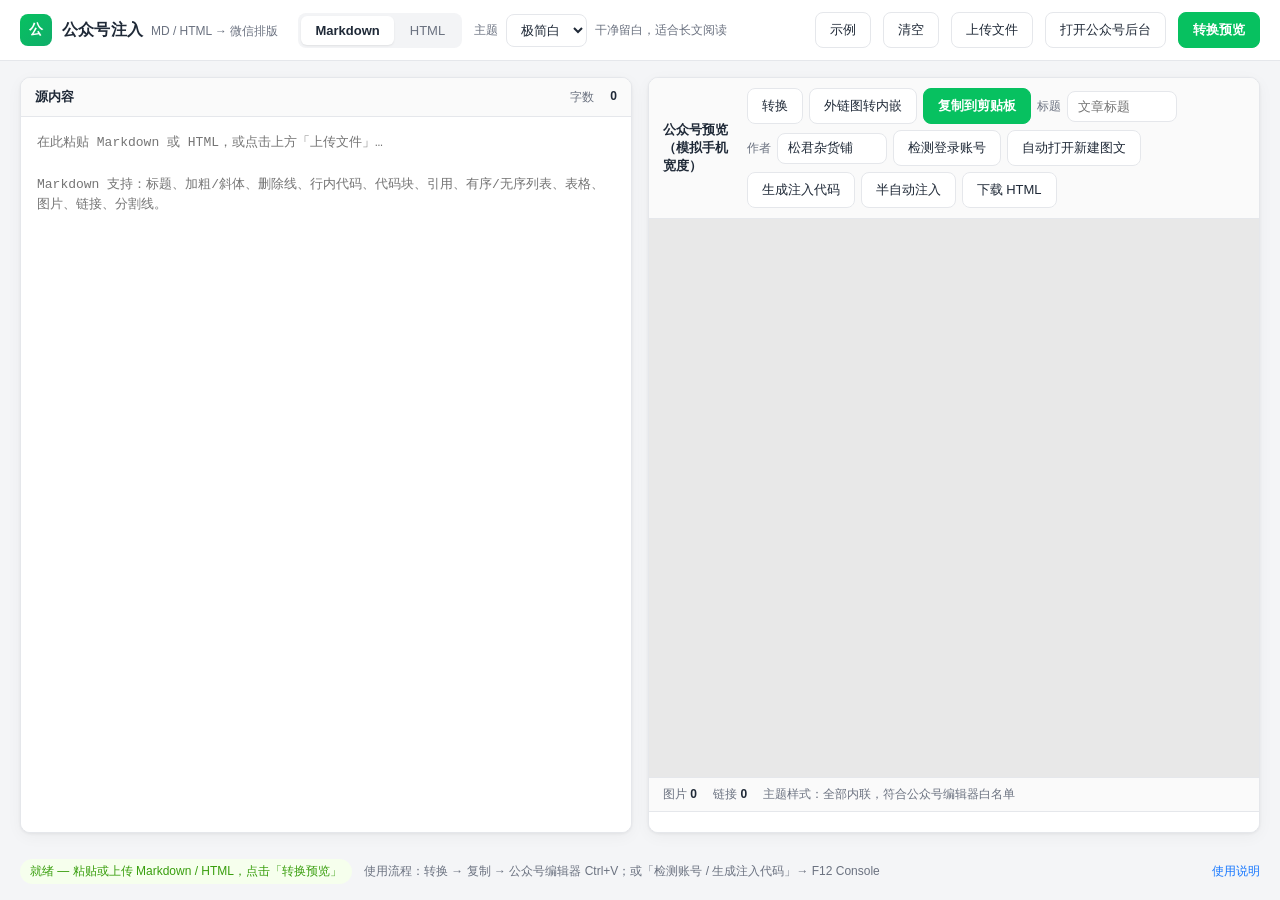
<file: tool/index.html>
<!DOCTYPE html>
<html lang="zh-CN">
<head>
  <meta charset="UTF-8" />
  <meta name="viewport" content="width=device-width, initial-scale=1" />
  <title>公众号注入 — MD/HTML 转微信排版</title>
  <link rel="stylesheet" href="css/app.css" />
</head>
<body>
  <header class="topbar">
    <div class="brand">
      <div class="brand-logo">公</div>
      <div>
        <span class="brand-title">公众号注入</span>
        <span class="brand-sub">MD / HTML → 微信排版</span>
      </div>
    </div>

    <div class="seg" id="mode-seg">
      <button type="button" id="mode-md" class="active">Markdown</button>
      <button type="button" id="mode-html">HTML</button>
    </div>

    <div class="field">
      <label for="theme-select">主题</label>
      <select id="theme-select"></select>
      <span class="theme-desc" id="theme-desc"></span>
    </div>

    <div class="spacer"></div>

    <button type="button" class="btn" id="btn-load-sample">示例</button>
    <button type="button" class="btn" id="btn-clear">清空</button>
    <button type="button" class="btn" id="btn-file">上传文件</button>
    <input type="file" id="file-input" accept=".md,.markdown,.html,.htm" hidden />
    <button type="button" class="btn" id="btn-open-mp">打开公众号后台</button>
    <button type="button" class="btn primary" id="btn-convert">转换预览</button>
  </header>

  <main class="main">
    <section class="panel">
      <div class="panel-head">
        <div class="panel-title">源内容</div>
        <div class="panel-tools">
          <span class="meta-bar" style="border:none;background:transparent;padding:0;">
            字数 <strong id="char-count">0</strong>
          </span>
        </div>
      </div>
      <div class="panel-body">
        <textarea id="source-input" placeholder="在此粘贴 Markdown 或 HTML，或点击上方「上传文件」…&#10;&#10;Markdown 支持：标题、加粗/斜体、删除线、行内代码、代码块、引用、有序/无序列表、表格、图片、链接、分割线。"></textarea>
      </div>
    </section>

    <section class="panel">
      <div class="panel-head">
        <div class="panel-title">公众号预览（模拟手机宽度）</div>
        <div class="panel-tools">
          <button type="button" class="btn" id="btn-convert-right">转换</button>
          <button type="button" class="btn" id="btn-embed">外链图转内嵌</button>
          <button type="button" class="btn primary" id="btn-copy">复制到剪贴板</button>
          <label class="meta-field">标题 <input type="text" id="meta-title" placeholder="文章标题" /></label>
          <label class="meta-field">作者 <input type="text" id="meta-author" placeholder="作者" value="松君杂货铺" /></label>
          <button type="button" class="btn" id="btn-detect">检测登录账号</button>
          <button type="button" class="btn" id="btn-open-article">自动打开新建图文</button>
          <button type="button" class="btn" id="btn-copy-snippet">生成注入代码</button>
          <button type="button" class="btn" id="btn-semi">半自动注入</button>
          <button type="button" class="btn" id="btn-download">下载 HTML</button>
        </div>
      </div>
      <div class="panel-body">
        <iframe id="preview-frame" title="preview"></iframe>
      </div>
      <div class="meta-bar">
        <span>图片 <strong id="img-count">0</strong></span>
        <span>链接 <strong id="link-count">0</strong></span>
        <span>主题样式：全部内联，符合公众号编辑器白名单</span>
      </div>
      <div class="warnings" id="warnings"></div>
    </section>
  </main>

  <div class="snippet-box hidden" id="snippet-box">
    <div class="snippet-head">
      <span>Console 代码 — 必须贴在【已登录】的 mp.weixin.qq.com 后台标签页（F12 → Console），不要贴在本地工具页；注入前会先检测账号</span>
      <span class="spacer"></span>
      <button type="button" id="btn-copy-snippet-2" onclick="document.getElementById('snippet-text').select();document.execCommand('copy');">复制</button>
    </div>
    <textarea id="snippet-text" readonly></textarea>
  </div>

  <footer class="footer">
    <span class="status ok" id="status-bar">就绪</span>
    <span>使用流程：转换 → 复制 → 公众号编辑器 Ctrl+V；或「检测账号 / 生成注入代码」→ F12 Console</span>
    <span class="help"><a href="#" id="help-link">使用说明</a></span>
  </footer>

  <div class="modal-backdrop" id="help-modal">
    <div class="modal">
      <h3>使用说明</h3>
      <p>本工具把 Markdown 或 HTML 转成<b>公众号兼容的内联样式 HTML</b>，并通过剪贴板或控制台注入已登录的公众号编辑器。</p>
      <ol>
        <li><b>写内容</b>：粘贴 Markdown/HTML，或上传 .md / .html 文件。</li>
        <li><b>选主题</b>：极简白 / 知乎蓝 / 掘金橙 / 科技紫 / 暖木棕 / 深夜黑。</li>
        <li><b>转换预览</b>：右侧手机宽度实时预览。</li>
        <li><b>注入公众号</b>（二选一）：
          <ul>
            <li><b>推荐</b>：点「复制到剪贴板」→ 打开 <code>mp.weixin.qq.com</code> 新建图文 → 在编辑区 <kbd>Ctrl</kbd>+<kbd>V</kbd>。</li>
            <li><b>进阶</b>：点「生成注入代码」→ Console 粘贴运行（会<b>先检测当前登录账号</b>再注入）。</li>
          </ul>
        </li>
        <li><b>检测账号</b>：点「检测登录账号」后，必须切换到 <code>mp.weixin.qq.com</code> 后台标签页，按 <kbd>F12</kbd> → Console 粘贴运行。<b>不能</b>贴在本地工具页（跨域读不到公众号 Cookie/页面）。系统会结合 DOM 后台界面、URL、Cookie 名综合判断；关键 <code>token</code> 常为 HttpOnly，JS 读不到属正常。</li>
        <li><b>图片处理</b>：正文里的外链/本地图片必须先上传到公众号素材库，再把 URL 换成 <code>mmbiz.qpic.cn</code> 地址，否则发布后会挂。</li>
        <li><b>外链</b>：正文超链接在公众号中经常被拦，重要链接请放到「阅读原文」。</li>
      </ol>
      <p>格式不会 100% 等同于浏览器渲染，但字体、颜色、间距、引用、代码块、表格等视觉效果在公众号里会保持一致。</p>
      <div class="close-row">
        <button type="button" class="btn" id="help-close">关闭</button>
      </div>
    </div>
  </div>

  <script src="js/markdown.js"></script>
  <script src="js/themes.js"></script>
  <script src="js/converter.js"></script>
  <script src="js/clipboard.js"></script>
  <script src="js/app.js"></script>
  <script>
    document.getElementById('help-link').addEventListener('click', function (e) {
      e.preventDefault();
      document.getElementById('help-modal').classList.add('open');
    });
    document.getElementById('help-close').addEventListener('click', function () {
      document.getElementById('help-modal').classList.remove('open');
    });
    document.getElementById('help-modal').addEventListener('click', function (e) {
      if (e.target === this) this.classList.remove('open');
    });
  </script>
</body>
</html>
</file>
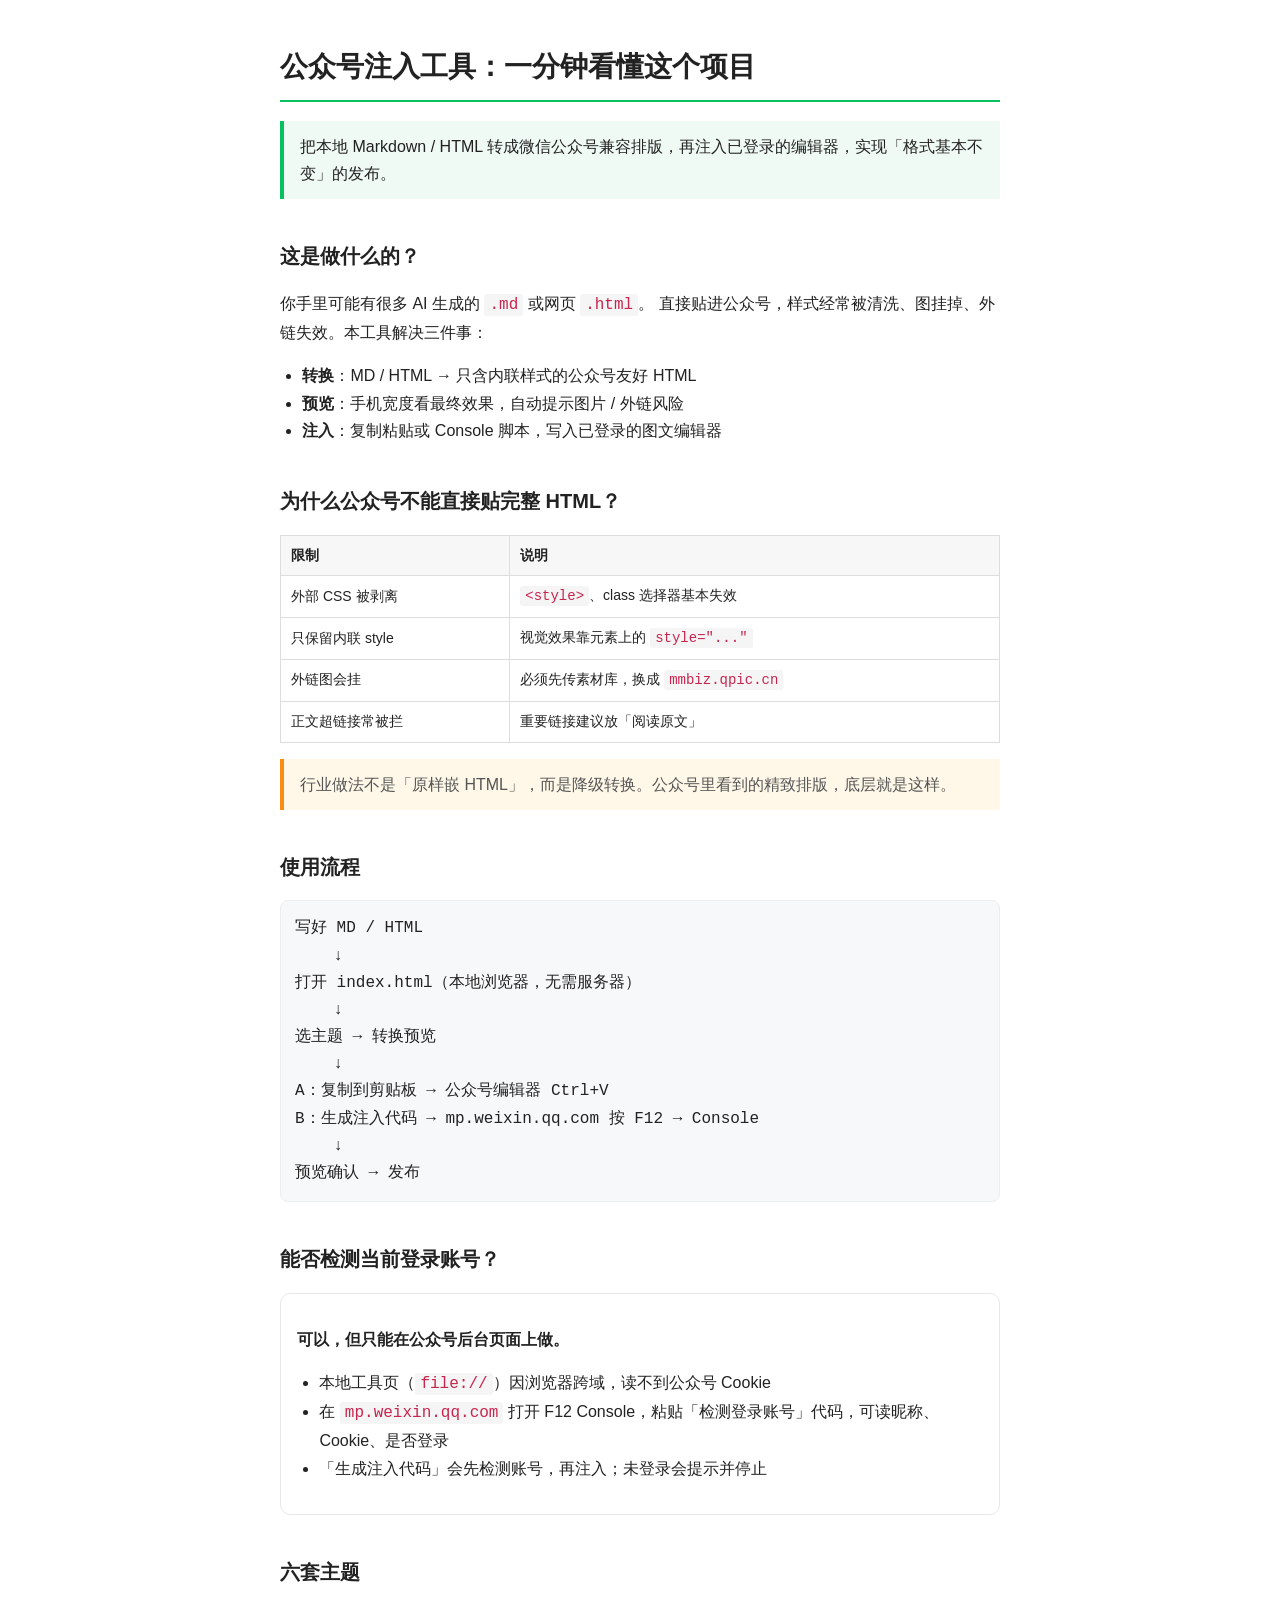
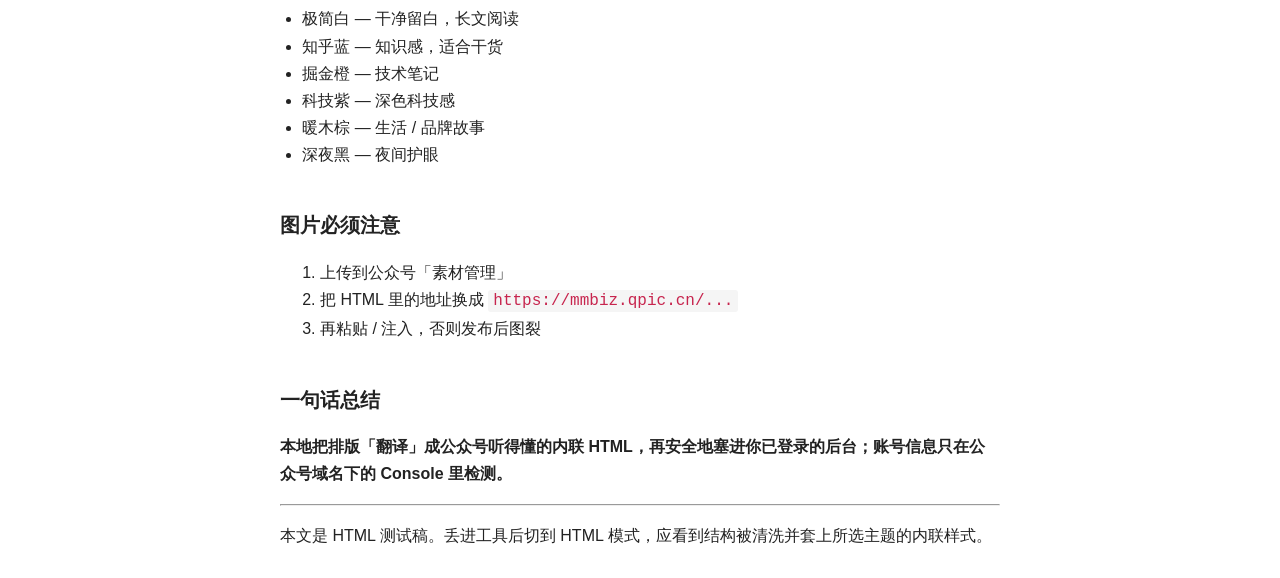
<file: tool/examples/project-intro.html>
<!DOCTYPE html>
<html lang="zh-CN">
<head>
  <meta charset="UTF-8" />
  <meta name="viewport" content="width=device-width, initial-scale=1" />
  <title>公众号注入工具讲解（HTML 测试稿）</title>
  <style>
    /* 本稿故意用较完整的 HTML 结构，用于测试工具的 HTML 清洗 + 主题内联转换 */
    body { font-family: -apple-system, "PingFang SC", "Microsoft YaHei", sans-serif; line-height: 1.7; color: #222; max-width: 720px; margin: 0 auto; padding: 24px; }
    h1 { font-size: 28px; border-bottom: 2px solid #07c160; padding-bottom: 10px; }
    h2 { font-size: 20px; margin-top: 2em; }
    .lead { background: #f0faf4; border-left: 4px solid #07c160; padding: 12px 16px; margin: 16px 0; }
    table { border-collapse: collapse; width: 100%; margin: 16px 0; font-size: 14px; }
    th, td { border: 1px solid #ddd; padding: 8px 10px; text-align: left; }
    th { background: #f7f7f7; }
    code { font-family: Menlo, Consolas, monospace; background: #f5f5f5; padding: 2px 5px; border-radius: 3px; color: #c7254e; }
    pre { background: #f7f8fa; border: 1px solid #ebedf0; border-radius: 8px; padding: 14px; overflow: auto; }
    pre code { background: transparent; color: inherit; padding: 0; }
    ul { padding-left: 1.4em; }
    blockquote { margin: 16px 0; padding: 12px 16px; background: #fff8e8; border-left: 4px solid #fa8c16; color: #555; }
    .card { border: 1px solid #e8e8e8; border-radius: 10px; padding: 16px; margin: 12px 0; }
  </style>
</head>
<body>

<h1>公众号注入工具：一分钟看懂这个项目</h1>

<p class="lead">
  把本地 Markdown / HTML 转成微信公众号兼容排版，再注入已登录的编辑器，实现「格式基本不变」的发布。
</p>

<h2>这是做什么的？</h2>
<p>
  你手里可能有很多 AI 生成的 <code>.md</code> 或网页 <code>.html</code>。
  直接贴进公众号，样式经常被清洗、图挂掉、外链失效。本工具解决三件事：
</p>
<ul>
  <li><strong>转换</strong>：MD / HTML → 只含内联样式的公众号友好 HTML</li>
  <li><strong>预览</strong>：手机宽度看最终效果，自动提示图片 / 外链风险</li>
  <li><strong>注入</strong>：复制粘贴或 Console 脚本，写入已登录的图文编辑器</li>
</ul>

<h2>为什么公众号不能直接贴完整 HTML？</h2>
<table>
  <thead>
    <tr><th>限制</th><th>说明</th></tr>
  </thead>
  <tbody>
    <tr><td>外部 CSS 被剥离</td><td><code>&lt;style&gt;</code>、class 选择器基本失效</td></tr>
    <tr><td>只保留内联 style</td><td>视觉效果靠元素上的 <code>style="..."</code></td></tr>
    <tr><td>外链图会挂</td><td>必须先传素材库，换成 <code>mmbiz.qpic.cn</code></td></tr>
    <tr><td>正文超链接常被拦</td><td>重要链接建议放「阅读原文」</td></tr>
  </tbody>
</table>

<blockquote>
  行业做法不是「原样嵌 HTML」，而是降级转换。公众号里看到的精致排版，底层就是这样。
</blockquote>

<h2>使用流程</h2>
<pre><code>写好 MD / HTML
    ↓
打开 index.html（本地浏览器，无需服务器）
    ↓
选主题 → 转换预览
    ↓
A：复制到剪贴板 → 公众号编辑器 Ctrl+V
B：生成注入代码 → mp.weixin.qq.com 按 F12 → Console
    ↓
预览确认 → 发布</code></pre>

<h2>能否检测当前登录账号？</h2>
<div class="card">
  <p><strong>可以，但只能在公众号后台页面上做。</strong></p>
  <ul>
    <li>本地工具页（<code>file://</code>）因浏览器跨域，读不到公众号 Cookie</li>
    <li>在 <code>mp.weixin.qq.com</code> 打开 F12 Console，粘贴「检测登录账号」代码，可读昵称、Cookie、是否登录</li>
    <li>「生成注入代码」会先检测账号，再注入；未登录会提示并停止</li>
  </ul>
</div>

<h2>六套主题</h2>
<ul>
  <li>极简白 — 干净留白，长文阅读</li>
  <li>知乎蓝 — 知识感，适合干货</li>
  <li>掘金橙 — 技术笔记</li>
  <li>科技紫 — 深色科技感</li>
  <li>暖木棕 — 生活 / 品牌故事</li>
  <li>深夜黑 — 夜间护眼</li>
</ul>

<h2>图片必须注意</h2>
<ol>
  <li>上传到公众号「素材管理」</li>
  <li>把 HTML 里的地址换成 <code>https://mmbiz.qpic.cn/...</code></li>
  <li>再粘贴 / 注入，否则发布后图裂</li>
</ol>

<h2>一句话总结</h2>
<p>
  <strong>本地把排版「翻译」成公众号听得懂的内联 HTML，再安全地塞进你已登录的后台；账号信息只在公众号域名下的 Console 里检测。</strong>
</p>

<hr />
<p>本文是 HTML 测试稿。丢进工具后切到 HTML 模式，应看到结构被清洗并套上所选主题的内联样式。</p>

</body>
</html>
</file>
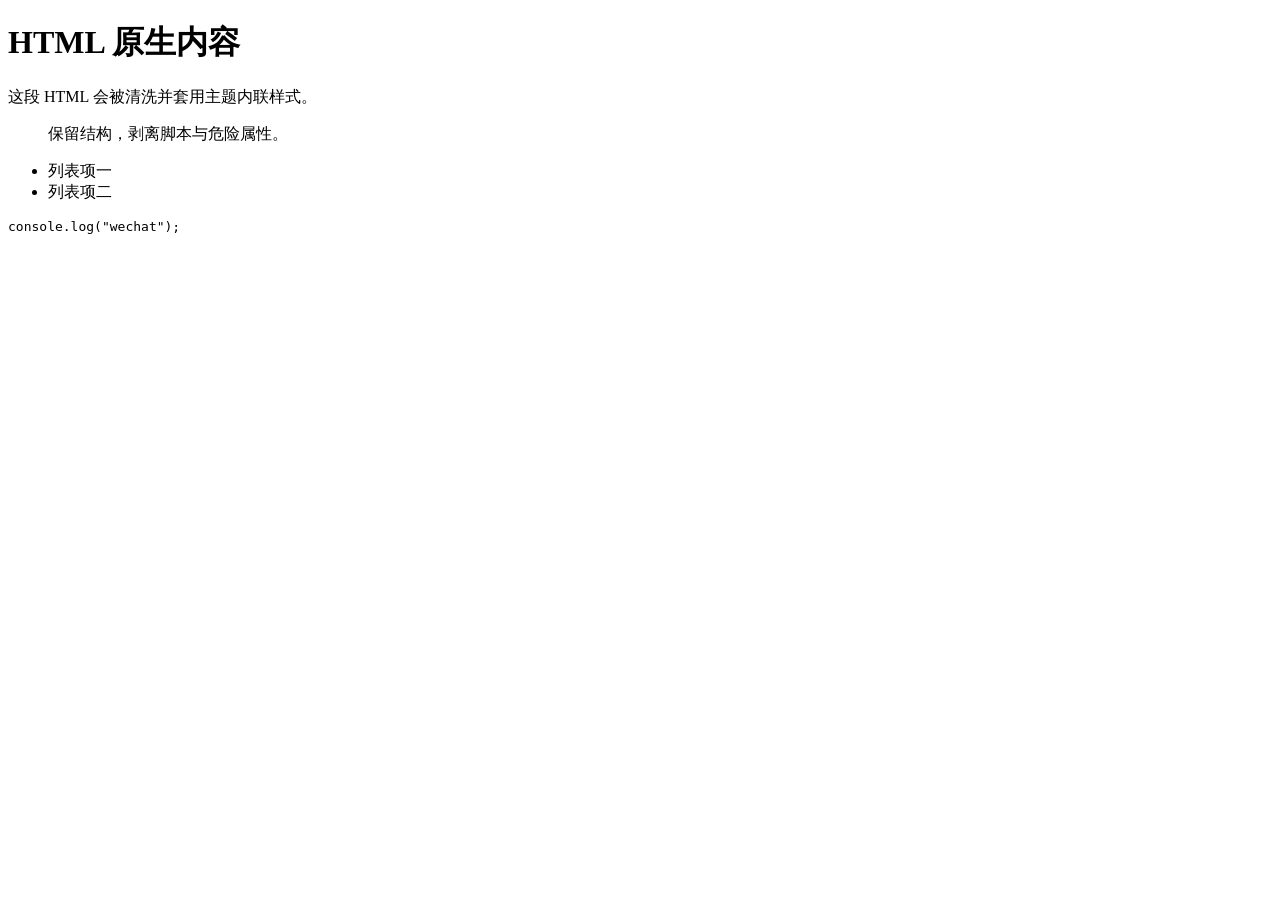
<file: tool/examples/sample.html>
<!DOCTYPE html>
<html>
<body>
  <h1>HTML 原生内容</h1>
  <p>这段 HTML 会被清洗并套用主题内联样式。</p>
  <blockquote>保留结构，剥离脚本与危险属性。</blockquote>
  <ul>
    <li>列表项一</li>
    <li>列表项二</li>
  </ul>
  <pre><code>console.log("wechat");</code></pre>
</body>
</html>
</file>
<file: tool/css/app.css>
/* App shell styles (tool UI only, not article styles) */

:root {
  --bg: #f4f5f7;
  --panel: #ffffff;
  --ink: #1f2937;
  --muted: #6b7280;
  --line: #e5e7eb;
  --accent: #07c160;
  --accent-2: #1677ff;
  --warn-bg: #fff7e6;
  --warn-ink: #ad6800;
  --err-bg: #fff2f0;
  --err-ink: #a8071a;
  --ok-bg: #f6ffed;
  --ok-ink: #389e0d;
  --radius: 10px;
  --shadow: 0 1px 3px rgba(0, 0, 0, 0.06), 0 4px 16px rgba(0, 0, 0, 0.04);
  --mono: Menlo, Consolas, 'Courier New', monospace;
  --sans: -apple-system, BlinkMacSystemFont, 'Segoe UI', 'PingFang SC', 'Microsoft YaHei', sans-serif;
}

* { box-sizing: border-box; }

html, body {
  margin: 0;
  padding: 0;
  height: 100%;
  background: var(--bg);
  color: var(--ink);
  font-family: var(--sans);
  font-size: 14px;
}

body {
  display: flex;
  flex-direction: column;
  min-height: 100vh;
}

/* Top bar */
.topbar {
  display: flex;
  align-items: center;
  gap: 12px;
  padding: 12px 20px;
  background: var(--panel);
  border-bottom: 1px solid var(--line);
  flex-wrap: wrap;
}

.brand {
  display: flex;
  align-items: center;
  gap: 10px;
  margin-right: 8px;
}

.brand-logo {
  width: 32px;
  height: 32px;
  border-radius: 8px;
  background: linear-gradient(135deg, #07c160, #10ad6a);
  color: #fff;
  display: flex;
  align-items: center;
  justify-content: center;
  font-weight: 700;
  font-size: 14px;
}

.brand-title {
  font-weight: 700;
  font-size: 16px;
  letter-spacing: 0.2px;
}

.brand-sub {
  color: var(--muted);
  font-size: 12px;
  margin-left: 4px;
}

.spacer { flex: 1; }

.seg {
  display: inline-flex;
  background: #f3f4f6;
  border-radius: 8px;
  padding: 3px;
  gap: 2px;
}

.seg button {
  border: none;
  background: transparent;
  padding: 7px 14px;
  border-radius: 6px;
  cursor: pointer;
  color: var(--muted);
  font-size: 13px;
  font-family: inherit;
}

.seg button.active {
  background: #fff;
  color: var(--ink);
  font-weight: 600;
  box-shadow: 0 1px 2px rgba(0, 0, 0, 0.08);
}

.field {
  display: flex;
  align-items: center;
  gap: 8px;
}

.field label {
  color: var(--muted);
  font-size: 12px;
}

.meta-field {
  display: inline-flex;
  align-items: center;
  gap: 6px;
  color: var(--muted);
  font-size: 12px;
  white-space: nowrap;
}

.meta-field input {
  width: 110px;
}

select, input[type="text"] {
  border: 1px solid var(--line);
  background: #fff;
  border-radius: 8px;
  padding: 7px 10px;
  font-family: inherit;
  font-size: 13px;
  color: var(--ink);
  outline: none;
}

select:focus { border-color: var(--accent-2); }

.theme-desc {
  color: var(--muted);
  font-size: 12px;
  max-width: 180px;
  white-space: nowrap;
  overflow: hidden;
  text-overflow: ellipsis;
}

.btn {
  border: 1px solid var(--line);
  background: #fff;
  color: var(--ink);
  border-radius: 8px;
  padding: 8px 14px;
  font-size: 13px;
  font-family: inherit;
  cursor: pointer;
  display: inline-flex;
  align-items: center;
  gap: 6px;
  transition: background 0.15s, border-color 0.15s;
}

.btn:hover { background: #f9fafb; border-color: #d1d5db; }

.btn.primary {
  background: var(--accent);
  border-color: var(--accent);
  color: #fff;
  font-weight: 600;
}

.btn.primary:hover { background: #06ad56; border-color: #06ad56; }

.btn.ghost { background: transparent; }

.btn:disabled {
  opacity: 0.5;
  cursor: not-allowed;
}

/* Layout */
.main {
  display: grid;
  grid-template-columns: 1fr 1fr;
  gap: 16px;
  padding: 16px 20px;
  flex: 1;
  min-height: 0;
}

@media (max-width: 980px) {
  .main { grid-template-columns: 1fr; }
}

.panel {
  background: var(--panel);
  border: 1px solid var(--line);
  border-radius: var(--radius);
  box-shadow: var(--shadow);
  display: flex;
  flex-direction: column;
  min-height: 480px;
  overflow: hidden;
}

.panel-head {
  display: flex;
  align-items: center;
  gap: 10px;
  padding: 10px 14px;
  border-bottom: 1px solid var(--line);
  background: #fafafa;
}

.panel-title {
  font-weight: 600;
  font-size: 13px;
}

.panel-tools {
  margin-left: auto;
  display: flex;
  gap: 6px;
  flex-wrap: wrap;
}

.panel-body {
  flex: 1;
  min-height: 0;
  display: flex;
  flex-direction: column;
}

textarea#source-input {
  flex: 1;
  width: 100%;
  border: none;
  resize: none;
  padding: 16px;
  font-family: var(--mono);
  font-size: 13px;
  line-height: 1.6;
  color: var(--ink);
  outline: none;
  background: #fff;
  min-height: 420px;
}

iframe#preview-frame {
  flex: 1;
  width: 100%;
  border: none;
  background: #e8e8e8;
  min-height: 420px;
}

/* Meta / warnings */
.meta-bar {
  display: flex;
  gap: 16px;
  padding: 8px 14px;
  border-top: 1px solid var(--line);
  background: #fafafa;
  color: var(--muted);
  font-size: 12px;
  flex-wrap: wrap;
}

.meta-bar strong { color: var(--ink); font-weight: 600; }

.warnings {
  padding: 10px 14px;
  border-top: 1px solid var(--line);
  max-height: 140px;
  overflow: auto;
  background: #fff;
}

.warn-item {
  color: var(--warn-ink);
  background: var(--warn-bg);
  border-radius: 6px;
  padding: 6px 10px;
  margin-bottom: 6px;
  font-size: 12px;
  word-break: break-all;
}

.warn-ok {
  color: var(--ok-ink);
  background: var(--ok-bg);
  border-radius: 6px;
  padding: 6px 10px;
  font-size: 12px;
}

/* Snippet box */
.snippet-box {
  margin: 0 16px 16px;
  border: 1px solid var(--line);
  border-radius: var(--radius);
  overflow: hidden;
  background: #111827;
}

.snippet-box.hidden { display: none; }

.snippet-head {
  padding: 8px 12px;
  background: #1f2937;
  color: #e5e7eb;
  font-size: 12px;
  display: flex;
  align-items: center;
  gap: 8px;
}

.snippet-head .spacer { flex: 1; }

.snippet-head button {
  background: #374151;
  color: #e5e7eb;
  border: none;
  border-radius: 6px;
  padding: 4px 10px;
  font-size: 12px;
  cursor: pointer;
  font-family: inherit;
}

.snippet-head button:hover { background: #4b5563; }

textarea#snippet-text {
  width: 100%;
  min-height: 120px;
  border: none;
  background: #0b1220;
  color: #a7f3d0;
  font-family: var(--mono);
  font-size: 11px;
  line-height: 1.5;
  padding: 12px;
  outline: none;
  resize: vertical;
}

/* Footer */
.footer {
  padding: 10px 20px 16px;
  color: var(--muted);
  font-size: 12px;
  display: flex;
  align-items: center;
  gap: 12px;
  flex-wrap: wrap;
}

.status {
  padding: 4px 10px;
  border-radius: 999px;
  font-size: 12px;
}

.status.ok { background: var(--ok-bg); color: var(--ok-ink); }
.status.warn { background: var(--warn-bg); color: var(--warn-ink); }
.status.err { background: var(--err-bg); color: var(--err-ink); }

.help {
  margin-left: auto;
}

.help a {
  color: var(--accent-2);
  text-decoration: none;
}

.help a:hover { text-decoration: underline; }

/* Modal */
.modal-backdrop {
  position: fixed;
  inset: 0;
  background: rgba(0, 0, 0, 0.45);
  display: none;
  align-items: center;
  justify-content: center;
  z-index: 100;
  padding: 20px;
}

.modal-backdrop.open { display: flex; }

.modal {
  background: #fff;
  border-radius: 12px;
  max-width: 640px;
  width: 100%;
  max-height: 80vh;
  overflow: auto;
  padding: 24px;
  box-shadow: 0 20px 60px rgba(0, 0, 0, 0.2);
}

.modal h3 { margin: 0 0 12px; font-size: 18px; }
.modal ol, .modal ul { padding-left: 1.2em; line-height: 1.8; }
.modal p { line-height: 1.7; color: #374151; }
.modal .close-row { margin-top: 16px; text-align: right; }

kbd {
  background: #f3f4f6;
  border: 1px solid #d1d5db;
  border-bottom-width: 2px;
  border-radius: 4px;
  padding: 1px 6px;
  font-family: var(--mono);
  font-size: 12px;
}
</file>
